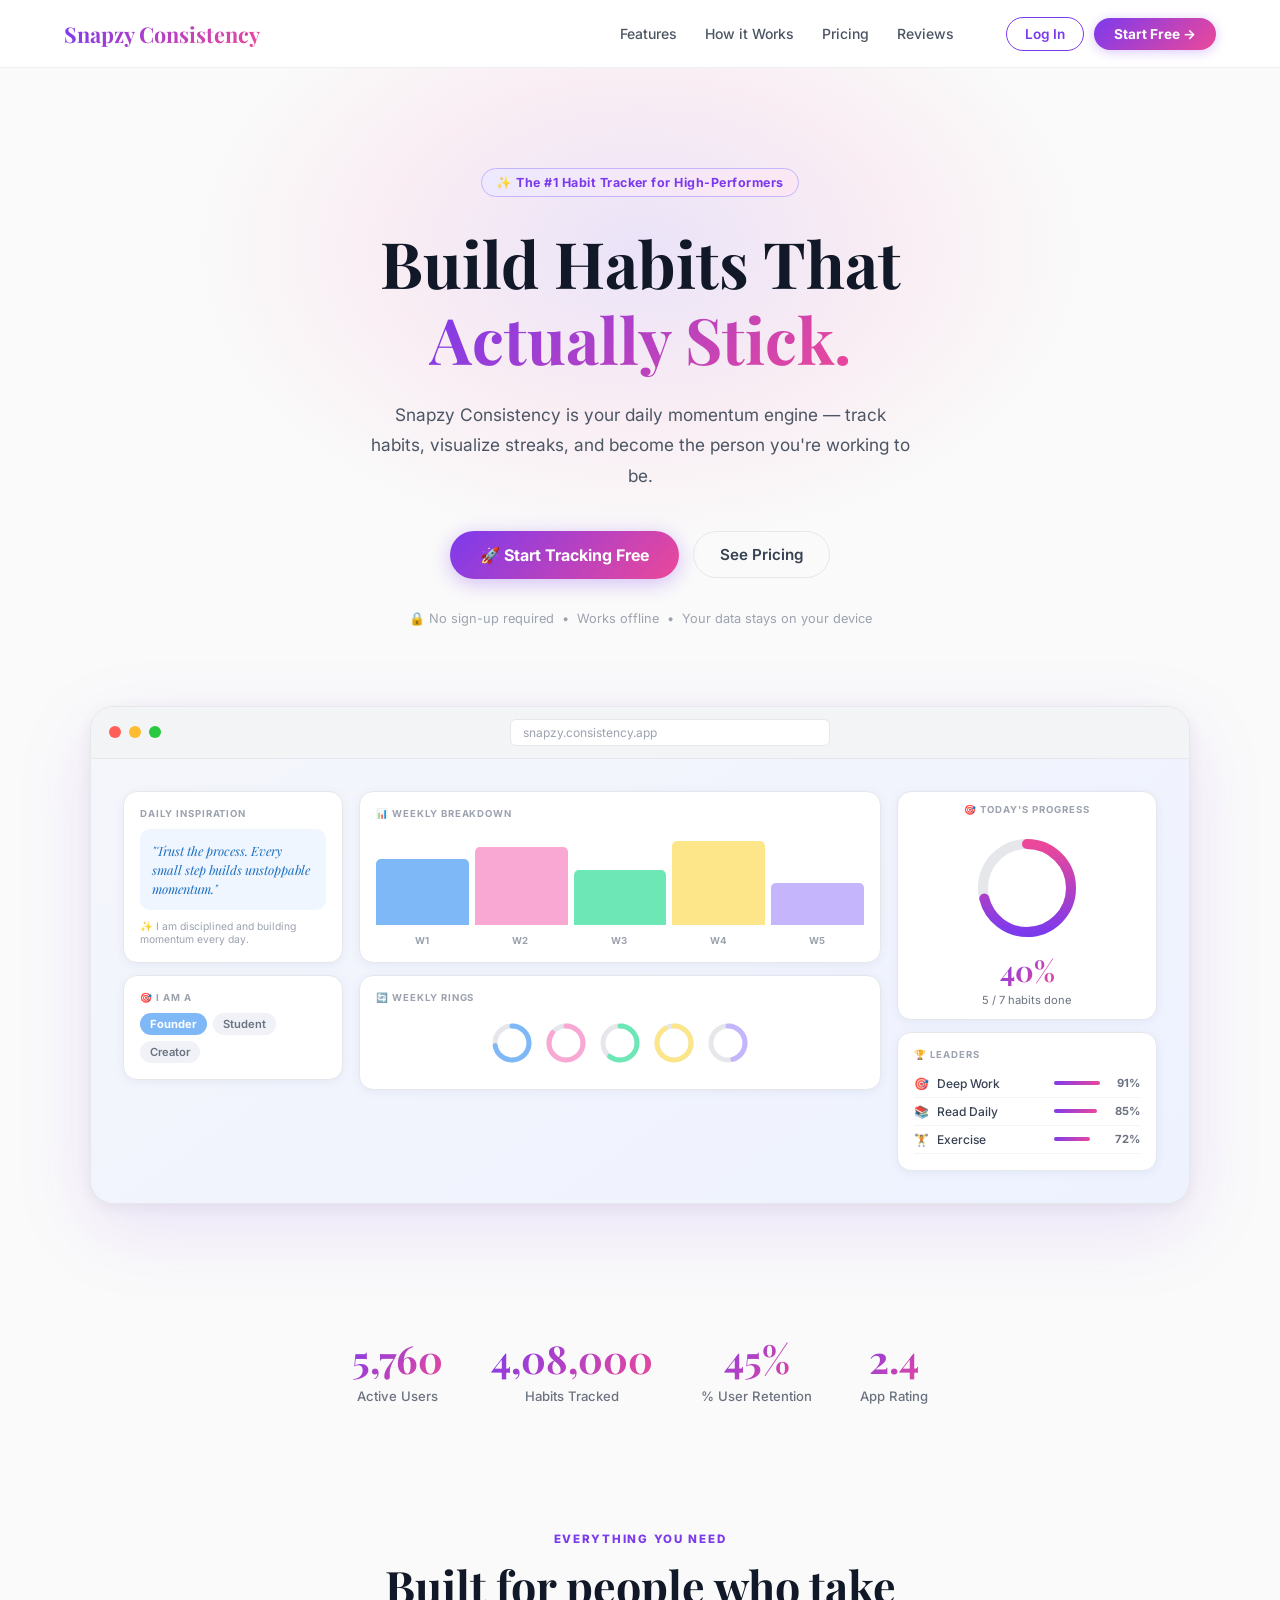
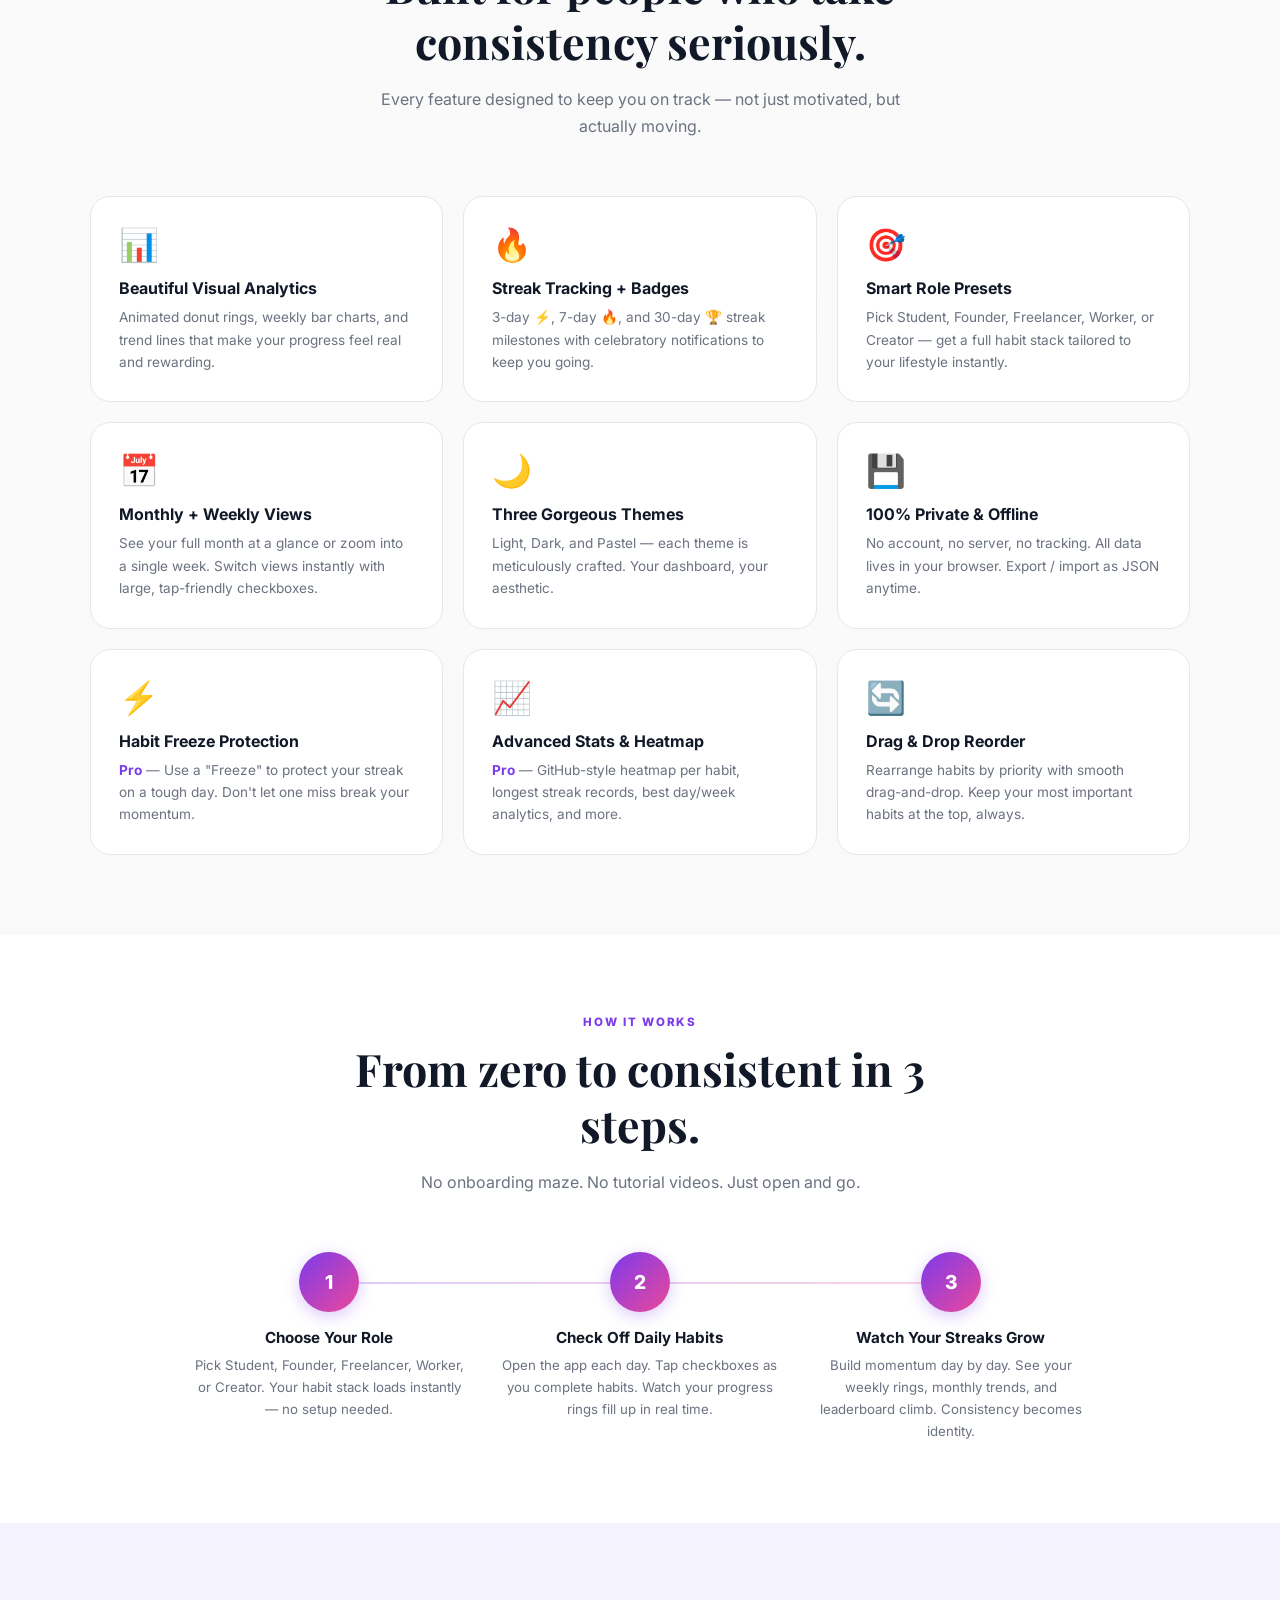
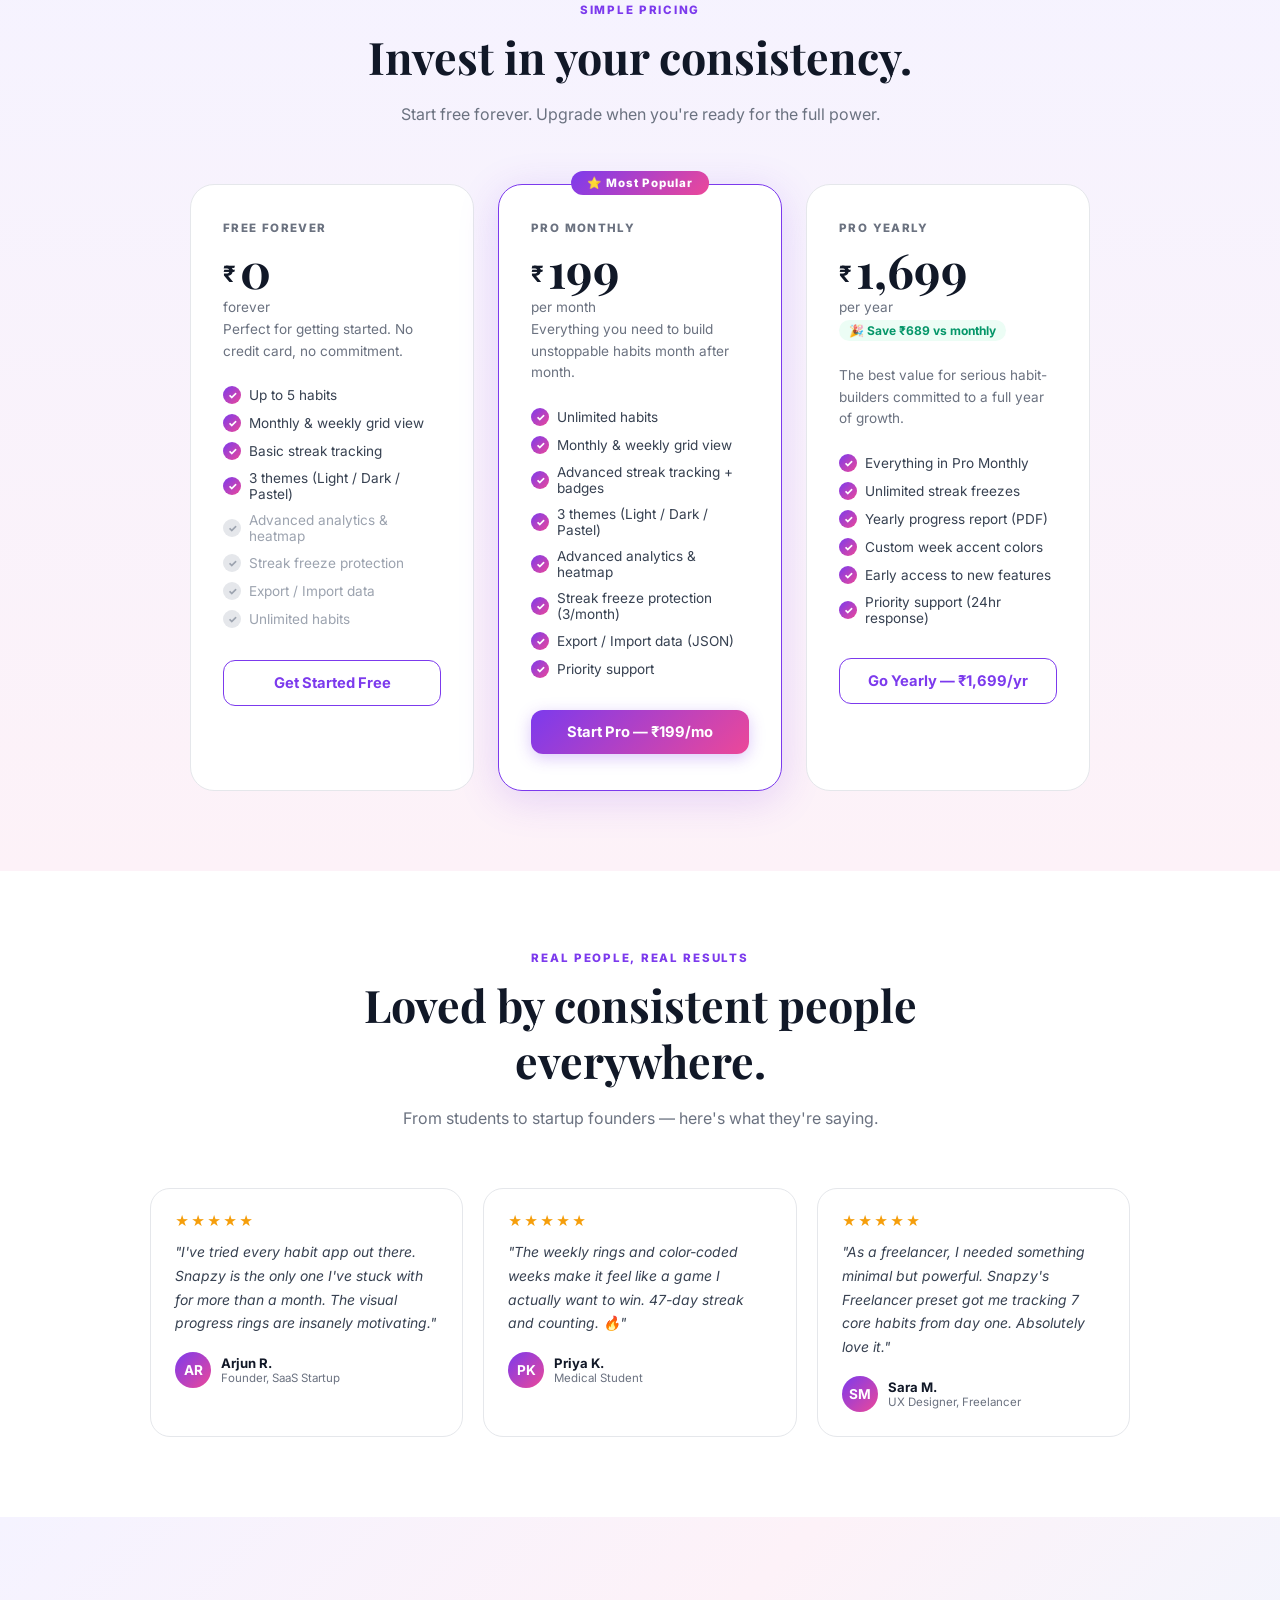
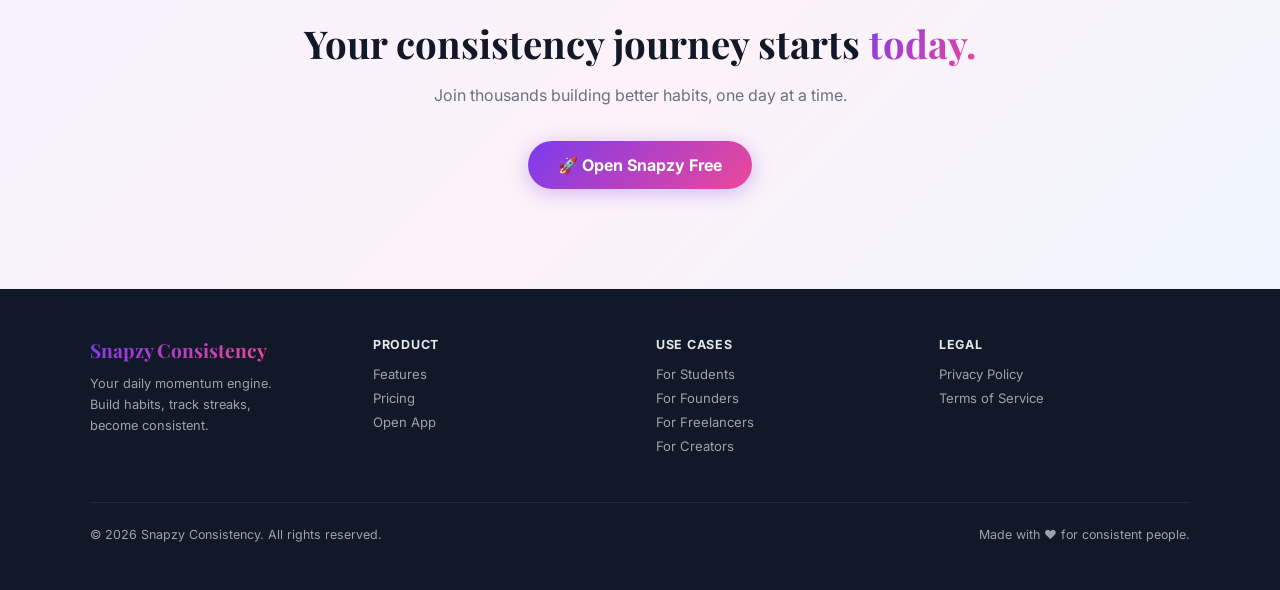
<file: index.html>
<!DOCTYPE html>
<html lang="en">
<head>
<meta charset="UTF-8"/>
<meta name="viewport" content="width=device-width,initial-scale=1.0"/>
<meta name="description" content="Snapzy Consistency — Premium habit tracker for students, founders, and creators. Build streaks, track goals, stay consistent every day."/>
<title>Snapzy Consistency — Build Habits That Stick</title>
<link rel="preconnect" href="https://fonts.googleapis.com"/>
<link rel="preconnect" href="https://fonts.gstatic.com" crossorigin/>
<link href="https://fonts.googleapis.com/css2?family=Playfair+Display:ital,wght@0,600;0,700;1,600&family=Inter:wght@300;400;500;600;700;800&display=swap" rel="stylesheet"/>
<link rel="stylesheet" href="landing.css"/>
</head>
<body>

<!-- NAVBAR -->
<nav class="nav">
  <a class="nav-logo" href="index.html">Snapzy Consistency</a>
  <div class="nav-links">
    <a class="nav-link" href="#features">Features</a>
    <a class="nav-link" href="#how">How it Works</a>
    <a class="nav-link" href="#pricing">Pricing</a>
    <a class="nav-link" href="#testimonials">Reviews</a>
  </div>
  <div class="nav-cta-group">
    <a href="app.html" class="nav-btn-ghost">Log In</a>
    <a href="app.html" class="nav-btn-solid">Start Free →</a>
  </div>
</nav>

<!-- HERO -->
<section class="hero">
  <div class="hero-glow"></div>
  <div class="hero-badge">✨ The #1 Habit Tracker for High-Performers</div>
  <h1>Build Habits That<br/><span>Actually Stick.</span></h1>
  <p class="hero-sub">Snapzy Consistency is your daily momentum engine — track habits, visualize streaks, and become the person you're working to be.</p>
  <div class="hero-actions">
    <a href="app.html" class="btn-hero-primary">🚀 Start Tracking Free</a>
    <a href="#pricing" class="btn-hero-ghost">See Pricing</a>
  </div>
  <p class="hero-trust">🔒 No sign-up required &nbsp;•&nbsp; Works offline &nbsp;•&nbsp; Your data stays on your device</p>
</section>

<!-- APP MOCKUP -->
<div class="preview-wrap">
  <div class="preview-inner">
    <div class="preview-bar">
      <div class="preview-dot" style="background:#FF5F57"></div>
      <div class="preview-dot" style="background:#FEBC2E"></div>
      <div class="preview-dot" style="background:#28C840"></div>
      <div class="preview-url">snapzy.consistency.app</div>
    </div>
    <div class="app-mockup">
      <!-- Left -->
      <div style="display:flex;flex-direction:column;gap:12px;">
        <div class="mock-card">
          <div class="mock-label">Daily Inspiration</div>
          <div class="mock-quote">"Trust the process. Every small step builds unstoppable momentum."</div>
          <div style="font-size:0.65rem;color:#9CA3AF;">✨ I am disciplined and building momentum every day.</div>
        </div>
        <div class="mock-card">
          <div class="mock-label">🎯 I Am A</div>
          <div style="display:flex;flex-wrap:wrap;gap:6px;margin-top:6px;">
            <span style="padding:4px 10px;border-radius:99px;background:#7EB8F7;color:#fff;font-size:0.7rem;font-weight:700;">Founder</span>
            <span style="padding:4px 10px;border-radius:99px;background:#F0F2F8;color:#6B7280;font-size:0.7rem;font-weight:600;">Student</span>
            <span style="padding:4px 10px;border-radius:99px;background:#F0F2F8;color:#6B7280;font-size:0.7rem;font-weight:600;">Creator</span>
          </div>
        </div>
      </div>
      <!-- Center -->
      <div style="display:flex;flex-direction:column;gap:12px;">
        <div class="mock-card">
          <div class="mock-label">📊 Weekly Breakdown</div>
          <div class="mock-bars" id="mockBars">
            <div class="mock-bar" style="background:#7EB8F7;height:0%" data-h="72%"></div>
            <div class="mock-bar" style="background:#F9A8D4;height:0%" data-h="85%"></div>
            <div class="mock-bar" style="background:#6EE7B7;height:0%" data-h="60%"></div>
            <div class="mock-bar" style="background:#FDE68A;height:0%" data-h="91%"></div>
            <div class="mock-bar" style="background:#C4B5FD;height:0%" data-h="45%"></div>
          </div>
          <div style="display:flex;gap:6px;justify-content:space-around;margin-top:6px;">
            <span style="font-size:0.6rem;color:#9CA3AF;font-weight:700;">W1</span>
            <span style="font-size:0.6rem;color:#9CA3AF;font-weight:700;">W2</span>
            <span style="font-size:0.6rem;color:#9CA3AF;font-weight:700;">W3</span>
            <span style="font-size:0.6rem;color:#9CA3AF;font-weight:700;">W4</span>
            <span style="font-size:0.6rem;color:#9CA3AF;font-weight:700;">W5</span>
          </div>
        </div>
        <div class="mock-card">
          <div class="mock-label">🔄 Weekly Rings</div>
          <div class="mock-rings">
            <div class="mock-ring-item">
              <svg width="44" height="44" viewBox="0 0 44 44" style="transform:rotate(-90deg)">
                <circle cx="22" cy="22" r="17" fill="none" stroke="#E5E7EB" stroke-width="5"/>
                <circle cx="22" cy="22" r="17" fill="none" stroke="#7EB8F7" stroke-width="5"
                  stroke-dasharray="106.8" stroke-dashoffset="106.8" stroke-linecap="round"
                  class="mock-ring-anim" data-offset="29.9" style="transition:stroke-dashoffset 1.4s cubic-bezier(0.34,1.1,0.64,1) 0s"/>
              </svg>
            </div>
            <div class="mock-ring-item">
              <svg width="44" height="44" viewBox="0 0 44 44" style="transform:rotate(-90deg)">
                <circle cx="22" cy="22" r="17" fill="none" stroke="#E5E7EB" stroke-width="5"/>
                <circle cx="22" cy="22" r="17" fill="none" stroke="#F9A8D4" stroke-width="5"
                  stroke-dasharray="106.8" stroke-dashoffset="106.8" stroke-linecap="round"
                  class="mock-ring-anim" data-offset="16.0" style="transition:stroke-dashoffset 1.4s cubic-bezier(0.34,1.1,0.64,1) 0.15s"/>
              </svg>
            </div>
            <div class="mock-ring-item">
              <svg width="44" height="44" viewBox="0 0 44 44" style="transform:rotate(-90deg)">
                <circle cx="22" cy="22" r="17" fill="none" stroke="#E5E7EB" stroke-width="5"/>
                <circle cx="22" cy="22" r="17" fill="none" stroke="#6EE7B7" stroke-width="5"
                  stroke-dasharray="106.8" stroke-dashoffset="106.8" stroke-linecap="round"
                  class="mock-ring-anim" data-offset="42.7" style="transition:stroke-dashoffset 1.4s cubic-bezier(0.34,1.1,0.64,1) 0.3s"/>
              </svg>
            </div>
            <div class="mock-ring-item">
              <svg width="44" height="44" viewBox="0 0 44 44" style="transform:rotate(-90deg)">
                <circle cx="22" cy="22" r="17" fill="none" stroke="#E5E7EB" stroke-width="5"/>
                <circle cx="22" cy="22" r="17" fill="none" stroke="#FDE68A" stroke-width="5"
                  stroke-dasharray="106.8" stroke-dashoffset="106.8" stroke-linecap="round"
                  class="mock-ring-anim" data-offset="9.6" style="transition:stroke-dashoffset 1.4s cubic-bezier(0.34,1.1,0.64,1) 0.45s"/>
              </svg>
            </div>
            <div class="mock-ring-item">
              <svg width="44" height="44" viewBox="0 0 44 44" style="transform:rotate(-90deg)">
                <circle cx="22" cy="22" r="17" fill="none" stroke="#E5E7EB" stroke-width="5"/>
                <circle cx="22" cy="22" r="17" fill="none" stroke="#C4B5FD" stroke-width="5"
                  stroke-dasharray="106.8" stroke-dashoffset="106.8" stroke-linecap="round"
                  class="mock-ring-anim" data-offset="58.7" style="transition:stroke-dashoffset 1.4s cubic-bezier(0.34,1.1,0.64,1) 0.6s"/>
              </svg>
            </div>
          </div>
        </div>
      </div>
      <!-- Right -->
      <div style="display:flex;flex-direction:column;gap:12px;">
        <div class="mock-card mock-big-ring">
          <div class="mock-label" style="text-align:center;">🎯 Today's Progress</div>
          <svg width="110" height="110" viewBox="0 0 110 110" style="transform:rotate(-90deg);display:block;margin:8px auto;">
            <circle cx="55" cy="55" r="44" fill="none" stroke="#E5E7EB" stroke-width="10"/>
            <circle cx="55" cy="55" r="44" fill="none" stroke="url(#pg)" stroke-width="10"
              stroke-dasharray="276.5" stroke-dashoffset="276.5"
              stroke-linecap="round" id="bigRingMock"/>
            <defs><linearGradient id="pg" x1="0" y1="0" x2="1" y2="0">
              <stop offset="0%" stop-color="#7C3AED"/><stop offset="100%" stop-color="#EC4899"/>
            </linearGradient></defs>
          </svg>
          <div class="mock-big-pct" id="bigPctMock">0%</div>
          <div style="font-size:0.7rem;color:#6B7280;margin-top:4px;">5 / 7 habits done</div>
        </div>
        <div class="mock-card">
          <div class="mock-label">🏆 Leaders</div>
          <div class="mock-lb-row">
            <span>🎯</span>
            <span style="flex:1;font-weight:500;color:#374151;">Deep Work</span>
            <div style="width:50px;"><div class="mock-lb-bar" style="width:91%;"></div></div>
            <span style="font-size:0.7rem;font-weight:700;color:#6B7280;width:28px;text-align:right;">91%</span>
          </div>
          <div class="mock-lb-row">
            <span>📚</span>
            <span style="flex:1;font-weight:500;color:#374151;">Read Daily</span>
            <div style="width:50px;"><div class="mock-lb-bar" style="width:85%;"></div></div>
            <span style="font-size:0.7rem;font-weight:700;color:#6B7280;width:28px;text-align:right;">85%</span>
          </div>
          <div class="mock-lb-row">
            <span>🏋️</span>
            <span style="flex:1;font-weight:500;color:#374151;">Exercise</span>
            <div style="width:50px;"><div class="mock-lb-bar" style="width:72%;"></div></div>
            <span style="font-size:0.7rem;font-weight:700;color:#6B7280;width:28px;text-align:right;">72%</span>
          </div>
        </div>
      </div>
    </div>
  </div>
</div>

<!-- STATS TICKER -->
<div class="stats-ticker">
  <div class="ticker-item"><div class="ticker-val" data-count="12000">0</div><div class="ticker-label">Active Users</div></div>
  <div class="ticker-item"><div class="ticker-val" data-count="850000">0</div><div class="ticker-label">Habits Tracked</div></div>
  <div class="ticker-item"><div class="ticker-val" data-count="94">0</div><div class="ticker-label">% User Retention</div></div>
  <div class="ticker-item"><div class="ticker-val" data-count="4.9">0</div><div class="ticker-label">App Rating</div></div>
</div>

<!-- FEATURES -->
<section class="section" id="features" style="background:linear-gradient(180deg,#FAFAFA,#F5F3FF10);">
  <p class="section-label">Everything You Need</p>
  <h2 class="section-title">Built for people who take consistency seriously.</h2>
  <p class="section-sub">Every feature designed to keep you on track — not just motivated, but actually moving.</p>
  <div class="features-grid">
    <div class="feature-card fade-up">
      <span class="feature-icon">📊</span>
      <h3 class="feature-title">Beautiful Visual Analytics</h3>
      <p class="feature-desc">Animated donut rings, weekly bar charts, and trend lines that make your progress feel real and rewarding.</p>
    </div>
    <div class="feature-card fade-up fade-up-2">
      <span class="feature-icon">🔥</span>
      <h3 class="feature-title">Streak Tracking + Badges</h3>
      <p class="feature-desc">3-day ⚡, 7-day 🔥, and 30-day 🏆 streak milestones with celebratory notifications to keep you going.</p>
    </div>
    <div class="feature-card fade-up fade-up-3">
      <span class="feature-icon">🎯</span>
      <h3 class="feature-title">Smart Role Presets</h3>
      <p class="feature-desc">Pick Student, Founder, Freelancer, Worker, or Creator — get a full habit stack tailored to your lifestyle instantly.</p>
    </div>
    <div class="feature-card fade-up">
      <span class="feature-icon">📅</span>
      <h3 class="feature-title">Monthly + Weekly Views</h3>
      <p class="feature-desc">See your full month at a glance or zoom into a single week. Switch views instantly with large, tap-friendly checkboxes.</p>
    </div>
    <div class="feature-card fade-up fade-up-2">
      <span class="feature-icon">🌙</span>
      <h3 class="feature-title">Three Gorgeous Themes</h3>
      <p class="feature-desc">Light, Dark, and Pastel — each theme is meticulously crafted. Your dashboard, your aesthetic.</p>
    </div>
    <div class="feature-card fade-up fade-up-3">
      <span class="feature-icon">💾</span>
      <h3 class="feature-title">100% Private & Offline</h3>
      <p class="feature-desc">No account, no server, no tracking. All data lives in your browser. Export / import as JSON anytime.</p>
    </div>
    <div class="feature-card fade-up">
      <span class="feature-icon">⚡</span>
      <h3 class="feature-title">Habit Freeze Protection</h3>
      <p class="feature-desc"><strong style="color:#7C3AED">Pro</strong> — Use a "Freeze" to protect your streak on a tough day. Don't let one miss break your momentum.</p>
    </div>
    <div class="feature-card fade-up fade-up-2">
      <span class="feature-icon">📈</span>
      <h3 class="feature-title">Advanced Stats & Heatmap</h3>
      <p class="feature-desc"><strong style="color:#7C3AED">Pro</strong> — GitHub-style heatmap per habit, longest streak records, best day/week analytics, and more.</p>
    </div>
    <div class="feature-card fade-up fade-up-3">
      <span class="feature-icon">🔄</span>
      <h3 class="feature-title">Drag & Drop Reorder</h3>
      <p class="feature-desc">Rearrange habits by priority with smooth drag-and-drop. Keep your most important habits at the top, always.</p>
    </div>
  </div>
</section>

<!-- HOW IT WORKS -->
<section class="section" id="how" style="background:#fff;">
  <p class="section-label">How It Works</p>
  <h2 class="section-title">From zero to consistent in 3 steps.</h2>
  <p class="section-sub">No onboarding maze. No tutorial videos. Just open and go.</p>
  <div class="steps">
    <div class="step fade-up">
      <div class="step-num">1</div>
      <h4 class="step-title">Choose Your Role</h4>
      <p class="step-desc">Pick Student, Founder, Freelancer, Worker, or Creator. Your habit stack loads instantly — no setup needed.</p>
    </div>
    <div class="step fade-up fade-up-2">
      <div class="step-num">2</div>
      <h4 class="step-title">Check Off Daily Habits</h4>
      <p class="step-desc">Open the app each day. Tap checkboxes as you complete habits. Watch your progress rings fill up in real time.</p>
    </div>
    <div class="step fade-up fade-up-3">
      <div class="step-num">3</div>
      <h4 class="step-title">Watch Your Streaks Grow</h4>
      <p class="step-desc">Build momentum day by day. See your weekly rings, monthly trends, and leaderboard climb. Consistency becomes identity.</p>
    </div>
  </div>
</section>

<!-- PRICING -->
<section class="section" id="pricing" style="background:linear-gradient(180deg,#F5F3FF,#FDF2F8);">
  <p class="section-label">Simple Pricing</p>
  <h2 class="section-title">Invest in your consistency.</h2>
  <p class="section-sub">Start free forever. Upgrade when you're ready for the full power.</p>
  <div class="pricing-grid">

    <!-- Free -->
    <div class="pricing-card">
      <div class="pricing-plan">Free Forever</div>
      <div class="pricing-price">
        <span class="pricing-currency">₹</span>
        <span class="pricing-amount">0</span>
      </div>
      <div class="pricing-period">forever</div>
      <p class="pricing-desc">Perfect for getting started. No credit card, no commitment.</p>
      <ul class="pricing-features">
        <li>Up to 5 habits</li>
        <li>Monthly &amp; weekly grid view</li>
        <li>Basic streak tracking</li>
        <li>3 themes (Light / Dark / Pastel)</li>
        <li class="gray">Advanced analytics &amp; heatmap</li>
        <li class="gray">Streak freeze protection</li>
        <li class="gray">Export / Import data</li>
        <li class="gray">Unlimited habits</li>
      </ul>
      <a href="app.html"><button class="pricing-btn pricing-btn-outline">Get Started Free</button></a>
    </div>

    <!-- Pro Monthly -->
    <div class="pricing-card featured">
      <div class="pricing-badge">⭐ Most Popular</div>
      <div class="pricing-plan">Pro Monthly</div>
      <div class="pricing-price">
        <span class="pricing-currency">₹</span>
        <span class="pricing-amount">199</span>
      </div>
      <div class="pricing-period">per month</div>
      <p class="pricing-desc">Everything you need to build unstoppable habits month after month.</p>
      <ul class="pricing-features">
        <li>Unlimited habits</li>
        <li>Monthly &amp; weekly grid view</li>
        <li>Advanced streak tracking + badges</li>
        <li>3 themes (Light / Dark / Pastel)</li>
        <li>Advanced analytics &amp; heatmap</li>
        <li>Streak freeze protection (3/month)</li>
        <li>Export / Import data (JSON)</li>
        <li>Priority support</li>
      </ul>
      <a href="app.html"><button class="pricing-btn pricing-btn-solid">Start Pro — ₹199/mo</button></a>
    </div>

    <!-- Pro Yearly -->
    <div class="pricing-card">
      <div class="pricing-plan">Pro Yearly</div>
      <div class="pricing-price">
        <span class="pricing-currency">₹</span>
        <span class="pricing-amount">1,699</span>
      </div>
      <div class="pricing-period">per year</div>
      <div class="pricing-saving">🎉 Save ₹689 vs monthly</div>
      <p class="pricing-desc">The best value for serious habit-builders committed to a full year of growth.</p>
      <ul class="pricing-features">
        <li>Everything in Pro Monthly</li>
        <li>Unlimited streak freezes</li>
        <li>Yearly progress report (PDF)</li>
        <li>Custom week accent colors</li>
        <li>Early access to new features</li>
        <li>Priority support (24hr response)</li>
      </ul>
      <a href="app.html"><button class="pricing-btn pricing-btn-outline">Go Yearly — ₹1,699/yr</button></a>
    </div>

  </div>
</section>

<!-- TESTIMONIALS -->
<section class="section" id="testimonials" style="background:#fff;">
  <p class="section-label">Real People, Real Results</p>
  <h2 class="section-title">Loved by consistent people everywhere.</h2>
  <p class="section-sub">From students to startup founders — here's what they're saying.</p>
  <div class="testi-grid">
    <div class="testi-card fade-up">
      <div class="testi-stars">★★★★★</div>
      <p class="testi-text">"I've tried every habit app out there. Snapzy is the only one I've stuck with for more than a month. The visual progress rings are insanely motivating."</p>
      <div class="testi-author">
        <div class="testi-avatar">AR</div>
        <div><div class="testi-name">Arjun R.</div><div class="testi-role">Founder, SaaS Startup</div></div>
      </div>
    </div>
    <div class="testi-card fade-up fade-up-2">
      <div class="testi-stars">★★★★★</div>
      <p class="testi-text">"The weekly rings and color-coded weeks make it feel like a game I actually want to win. 47-day streak and counting. 🔥"</p>
      <div class="testi-author">
        <div class="testi-avatar">PK</div>
        <div><div class="testi-name">Priya K.</div><div class="testi-role">Medical Student</div></div>
      </div>
    </div>
    <div class="testi-card fade-up fade-up-3">
      <div class="testi-stars">★★★★★</div>
      <p class="testi-text">"As a freelancer, I needed something minimal but powerful. Snapzy's Freelancer preset got me tracking 7 core habits from day one. Absolutely love it."</p>
      <div class="testi-author">
        <div class="testi-avatar">SM</div>
        <div><div class="testi-name">Sara M.</div><div class="testi-role">UX Designer, Freelancer</div></div>
      </div>
    </div>
  </div>
</section>

<!-- CTA -->
<section class="cta-section">
  <h2>Your consistency journey starts <span style="background:linear-gradient(135deg,#7C3AED,#EC4899);-webkit-background-clip:text;-webkit-text-fill-color:transparent;background-clip:text;">today.</span></h2>
  <p>Join thousands building better habits, one day at a time.</p>
  <a href="app.html" class="btn-hero-primary">🚀 Open Snapzy Free</a>
</section>

<!-- FOOTER -->
<footer>
  <div class="footer-inner">
    <div class="footer-brand">
      <div class="logo">Snapzy Consistency</div>
      <p>Your daily momentum engine. Build habits, track streaks, become consistent.</p>
    </div>
    <div class="footer-col">
      <h4>Product</h4>
      <a href="#features">Features</a>
      <a href="#pricing">Pricing</a>
      <a href="app.html">Open App</a>
    </div>
    <div class="footer-col">
      <h4>Use Cases</h4>
      <a href="app.html">For Students</a>
      <a href="app.html">For Founders</a>
      <a href="app.html">For Freelancers</a>
      <a href="app.html">For Creators</a>
    </div>
    <div class="footer-col">
      <h4>Legal</h4>
      <a href="#">Privacy Policy</a>
      <a href="#">Terms of Service</a>
    </div>
  </div>
  <div class="footer-bottom">
    <span>© 2026 Snapzy Consistency. All rights reserved.</span>
    <span>Made with ❤️ for consistent people.</span>
  </div>
</footer>

<script>
// Scroll reveal
const observer = new IntersectionObserver(entries => {
  entries.forEach(e => { if(e.isIntersecting) e.target.classList.add('visible'); });
}, { threshold: 0.12 });
document.querySelectorAll('.fade-up').forEach(el => observer.observe(el));

// Animate mock bars on load
window.addEventListener('load', () => {
  setTimeout(() => {
    document.querySelectorAll('#mockBars .mock-bar').forEach((bar, i) => {
      setTimeout(() => { bar.style.height = bar.dataset.h; }, i * 120);
    });
    // Animate big ring
    const ring = document.getElementById('bigRingMock');
    const pctEl = document.getElementById('bigPctMock');
    if(ring) {
      setTimeout(() => {
        ring.style.transition = 'stroke-dashoffset 1.6s cubic-bezier(0.34,1.1,0.64,1)';
        ring.style.strokeDashoffset = 276.5 - (276.5 * 0.71);
        let count = 0;
        const interval = setInterval(() => {
          count++;
          if(pctEl) pctEl.textContent = count + '%';
          if(count >= 71) clearInterval(interval);
        }, 22);
      }, 400);
    }
    // Animate mock rings using data-offset
    document.querySelectorAll('.mock-ring-anim').forEach(el => {
      const target = el.dataset.offset || el.getAttribute('stroke-dashoffset');
      el.style.strokeDashoffset = '106.8';
      setTimeout(() => { el.style.strokeDashoffset = target; }, 350);
    });
  }, 400);
});

// Counter animation
function animateCounter(el, target, isDecimal) {
  let start = 0, duration = 1800;
  const step = target / (duration / 16);
  const timer = setInterval(() => {
    start += step;
    if(start >= target) { start = target; clearInterval(timer); }
    el.textContent = isDecimal ? start.toFixed(1) : Math.floor(start).toLocaleString('en-IN') + (el.dataset.count == 94 ? '%' : '');
  }, 16);
}
const counterObs = new IntersectionObserver(entries => {
  entries.forEach(e => {
    if(e.isIntersecting) {
      const val = parseFloat(e.target.dataset.count);
      animateCounter(e.target, val, val < 10);
      counterObs.unobserve(e.target);
    }
  });
}, { threshold: 0.5 });
document.querySelectorAll('[data-count]').forEach(el => counterObs.observe(el));
</script>
</body>
</html>
</file>
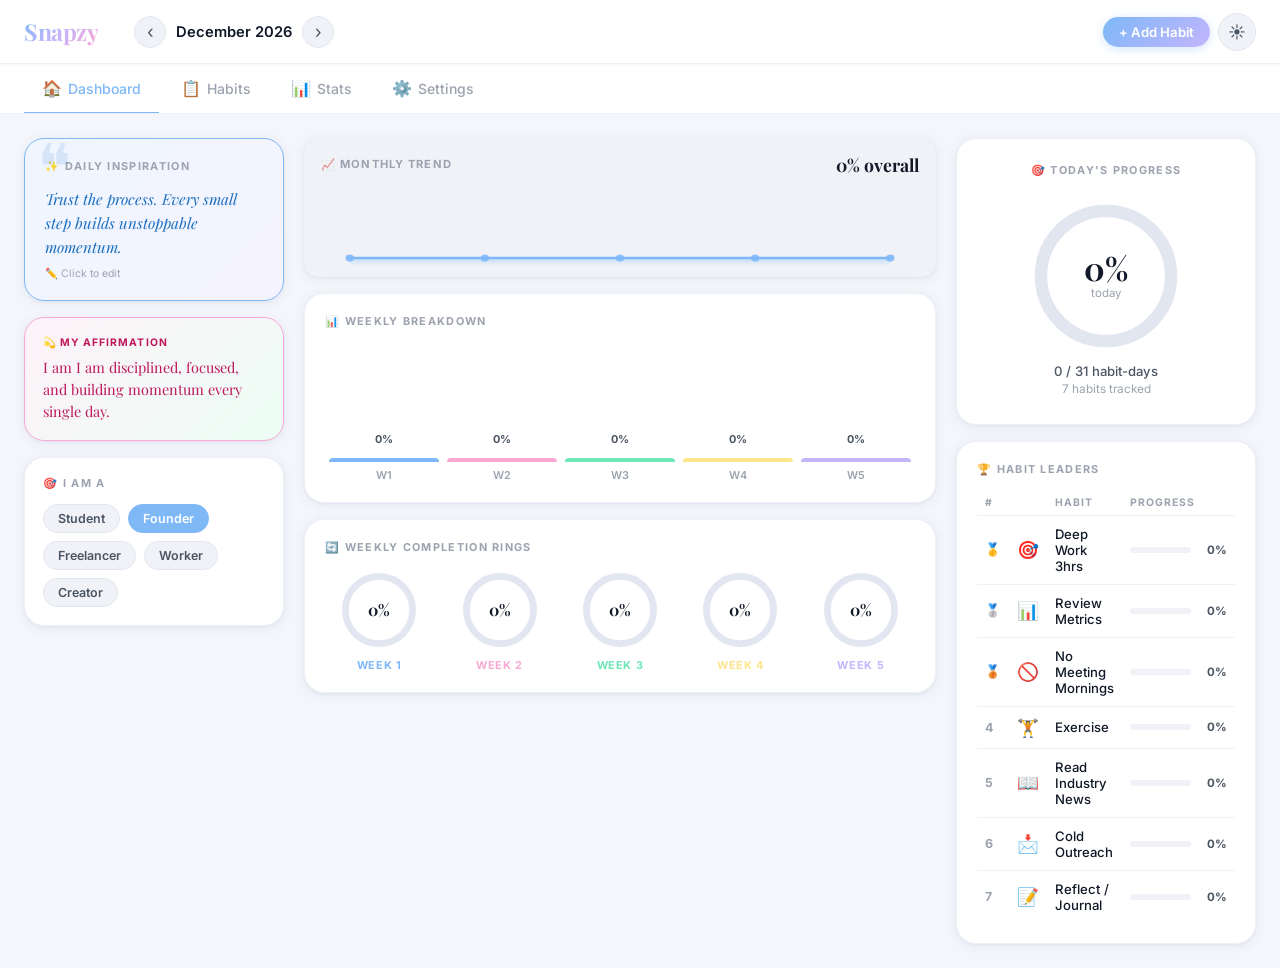
<file: app.html>
<!DOCTYPE html>
<html lang="en" data-theme="light">
<head>
  <meta charset="UTF-8"/>
  <meta name="viewport" content="width=device-width, initial-scale=1.0"/>
  <meta name="description" content="Snapzy Consistency — Track your daily habits, build streaks, and stay consistent every day."/>
  <title>Snapzy Consistency — Habit Tracker</title>
  <link rel="preconnect" href="https://fonts.googleapis.com"/>
  <link rel="preconnect" href="https://fonts.gstatic.com" crossorigin/>
  <link href="https://fonts.googleapis.com/css2?family=Playfair+Display:ital,wght@0,600;0,700;1,600&family=Inter:wght@400;500;600;700&display=swap" rel="stylesheet"/>
  <link rel="stylesheet" href="main.css"/>
  <link rel="stylesheet" href="components.css"/>
</head>
<body>
<div class="app-shell">

  <!-- Header -->
  <header class="app-header">
    <a href="index.html" style="text-decoration:none;">
      <div class="logo">Snapzy</div>
    </a>
    <div class="header-month-nav">
      <button id="prevMonthBtn" class="month-nav-btn" title="Previous month">&#8249;</button>
      <span id="monthYearLabel">April 2026</span>
      <button id="nextMonthBtn" class="month-nav-btn" title="Next month">&#8250;</button>
    </div>
    <div class="header-spacer"></div>
    <div class="header-actions">
      <button id="addHabitBtn" class="btn-primary" style="font-size:0.82rem;padding:7px 16px;">+ Add Habit</button>
      <button id="themeToggleBtn" class="icon-btn" title="Toggle theme">☀️</button>
    </div>
  </header>

  <!-- Tab Nav -->
  <nav class="tab-nav" role="tablist">
    <button class="tab-btn active" data-tab="dashboard" role="tab"><span class="tab-icon">🏠</span>Dashboard</button>
    <button class="tab-btn" data-tab="habits" role="tab"><span class="tab-icon">📋</span>Habits</button>
    <button class="tab-btn" data-tab="stats" role="tab"><span class="tab-icon">📊</span>Stats</button>
    <button class="tab-btn" data-tab="settings" role="tab"><span class="tab-icon">⚙️</span>Settings</button>
  </nav>

  <main class="app-main">

    <!-- DASHBOARD -->
    <div id="view-dashboard" class="view active" role="tabpanel">
      <div class="dashboard-grid">
        <aside class="left-panel">
          <div class="card quote-card" id="quoteCard"></div>
          <div class="card affirmation-card" id="affirmationCard"></div>
          <div class="card role-selector-card" id="roleSelectorCard"></div>
        </aside>
        <section class="center-panel">
          <div class="card area-chart-wrap" id="areaChartWrap"></div>
          <div class="card" id="weeklyBarsWrap"></div>
          <div class="card" id="weeklyRingsWrap"></div>
        </section>
        <aside class="right-panel">
          <div class="card overall-ring-card" id="overallRingCard"></div>
          <div class="card" id="leaderboardCard"></div>
        </aside>
      </div>
    </div>

    <!-- HABITS -->
    <div id="view-habits" class="view" role="tabpanel">
      <div class="habits-view-header">
        <h2>Daily Habits</h2>
        <div class="habits-header-actions">
          <div class="view-toggle">
            <button class="view-toggle-btn active" data-view="monthly">Monthly</button>
            <button class="view-toggle-btn" data-view="weekly">Weekly</button>
          </div>
        </div>
      </div>
      <div id="habitGridWrapper"></div>
    </div>

    <!-- STATS -->
    <div id="view-stats" class="view" role="tabpanel">
      <div id="statsView"></div>
    </div>

    <!-- SETTINGS -->
    <div id="view-settings" class="view" role="tabpanel">
      <div id="settingsView"></div>
    </div>

  </main>

  <!-- Mobile Bottom Nav -->
  <nav class="mobile-nav" role="navigation">
    <div class="mobile-nav-items">
      <button class="mobile-nav-btn active" data-tab="dashboard"><span class="nav-icon">🏠</span>Home</button>
      <button class="mobile-nav-btn" data-tab="habits"><span class="nav-icon">📋</span>Habits</button>
      <button class="mobile-nav-btn" data-tab="stats"><span class="nav-icon">📊</span>Stats</button>
      <button class="mobile-nav-btn" data-tab="settings"><span class="nav-icon">⚙️</span>Settings</button>
    </div>
  </nav>

</div>

<!-- Habit Modal -->
<dialog id="habitModal" aria-modal="true" aria-labelledby="modalTitle">
  <div class="modal-inner">
    <h3 class="modal-title" id="modalTitle">New Habit</h3>
    <div class="modal-field">
      <label for="habitNameInput">Habit Name</label>
      <input id="habitNameInput" type="text" placeholder="e.g. Read 30 minutes" maxlength="60" autocomplete="off"/>
    </div>
    <div class="modal-field">
      <label>Choose an Icon</label>
      <div class="icon-grid" id="iconGrid"></div>
    </div>
    <div class="modal-field">
      <label for="habitCatSelect">Category</label>
      <select id="habitCatSelect">
        <option value="Health">🌿 Health</option>
        <option value="Learning">📚 Learning</option>
        <option value="Work">💻 Work</option>
        <option value="Mindfulness">🧘 Mindfulness</option>
        <option value="Finance">💰 Finance</option>
        <option value="Social">🤝 Social</option>
      </select>
    </div>
    <div class="modal-field">
      <label for="habitFreqSelect">Frequency</label>
      <select id="habitFreqSelect">
        <option value="daily">Every day</option>
        <option value="weekdays">Weekdays only (Mon–Fri)</option>
      </select>
    </div>
    <div class="modal-actions">
      <button class="modal-cancel" id="modalCancelBtn">Cancel</button>
      <button class="modal-save" id="modalSaveBtn">Save Habit</button>
    </div>
  </div>
</dialog>

<div id="toastContainer" aria-live="polite"></div>

<!-- Scripts -->
<script src="data.js"></script>
<script src="rolePresets.js"></script>
<script src="dashboard.js"></script>
<script src="habits.js"></script>
<script src="stats.js"></script>
<script src="settings.js"></script>
<script src="app.js"></script>
</body>
</html>
</file>
<file: landing.css>
/* ── Landing Page Styles ── */
@import url('https://fonts.googleapis.com/css2?family=Playfair+Display:ital,wght@0,600;0,700;1,600&family=Inter:wght@300;400;500;600;700;800&display=swap');

*,*::before,*::after{box-sizing:border-box;margin:0;padding:0;}
html{scroll-behavior:smooth;}
body{font-family:'Inter',-apple-system,sans-serif;background:#FAFAFA;color:#111827;-webkit-font-smoothing:antialiased;}
a{text-decoration:none;color:inherit;}
button{cursor:pointer;border:none;background:none;font-family:'Inter',sans-serif;}

:root{
  --brand: #7C3AED;
  --brand-light: #A78BFA;
  --brand-pink: #EC4899;
  --brand-teal: #06B6D4;
  --brand-yellow: #F59E0B;
  --g1: linear-gradient(135deg,#7C3AED,#EC4899);
  --g2: linear-gradient(135deg,#06B6D4,#7C3AED);
  --surface:#FFFFFF;
  --border:#E5E7EB;
  --text-muted:#6B7280;
  --radius:16px;
  --shadow: 0 4px 24px rgba(124,58,237,0.10);
  --shadow-lg: 0 12px 48px rgba(124,58,237,0.18);
}

/* ── NAVBAR ── */
.nav{position:sticky;top:0;z-index:100;background:rgba(255,255,255,0.88);backdrop-filter:blur(14px);border-bottom:1px solid rgba(229,231,235,0.6);padding:0 5%;display:flex;align-items:center;height:68px;gap:32px;}
.nav-logo{font-family:'Playfair Display',serif;font-size:1.35rem;font-weight:700;background:var(--g1);-webkit-background-clip:text;-webkit-text-fill-color:transparent;background-clip:text;white-space:nowrap;}
.nav-links{display:flex;gap:28px;margin-left:auto;}
.nav-link{font-size:0.875rem;font-weight:500;color:#4B5563;transition:color .15s;}
.nav-link:hover{color:var(--brand);}
.nav-cta-group{display:flex;align-items:center;gap:10px;margin-left:20px;}
.nav-btn-ghost{padding:8px 18px;border-radius:99px;font-size:0.85rem;font-weight:600;color:var(--brand);border:1.5px solid var(--brand);transition:all .15s;}
.nav-btn-ghost:hover{background:var(--brand);color:#fff;}
.nav-btn-solid{padding:8px 20px;border-radius:99px;font-size:0.85rem;font-weight:700;background:var(--g1);color:#fff;box-shadow:0 2px 12px rgba(124,58,237,0.28);transition:all .15s;}
.nav-btn-solid:hover{transform:translateY(-1px);box-shadow:0 4px 20px rgba(124,58,237,0.38);}

/* ── HERO ── */
.hero{padding:100px 5% 80px;text-align:center;position:relative;overflow:hidden;}
.hero-glow{position:absolute;top:-120px;left:50%;transform:translateX(-50%);width:900px;height:600px;background:radial-gradient(ellipse,rgba(124,58,237,0.12) 0%,rgba(236,72,153,0.07) 40%,transparent 70%);pointer-events:none;z-index:0;}
.hero-badge{display:inline-flex;align-items:center;gap:7px;padding:6px 14px;border-radius:99px;background:linear-gradient(135deg,#EDE9FE,#FCE7F3);border:1px solid #C4B5FD;font-size:0.78rem;font-weight:700;color:var(--brand);letter-spacing:0.04em;margin-bottom:28px;position:relative;z-index:1;}
.hero h1{font-family:'Playfair Display',serif;font-size:clamp(2.4rem,5.5vw,4rem);font-weight:700;line-height:1.18;max-width:760px;margin:0 auto 24px;position:relative;z-index:1;}
.hero h1 span{background:var(--g1);-webkit-background-clip:text;-webkit-text-fill-color:transparent;background-clip:text;}
.hero-sub{font-size:1.08rem;color:#4B5563;max-width:540px;margin:0 auto 40px;line-height:1.75;position:relative;z-index:1;}
.hero-actions{display:flex;align-items:center;justify-content:center;gap:14px;flex-wrap:wrap;position:relative;z-index:1;}
.btn-hero-primary{display:inline-flex;align-items:center;gap:8px;padding:14px 30px;border-radius:99px;font-size:1rem;font-weight:700;background:var(--g1);color:#fff;box-shadow:0 4px 20px rgba(124,58,237,0.32);transition:all .2s;}
.btn-hero-primary:hover{transform:translateY(-2px);box-shadow:0 8px 30px rgba(124,58,237,0.42);}
.btn-hero-ghost{display:inline-flex;align-items:center;gap:8px;padding:13px 26px;border-radius:99px;font-size:0.95rem;font-weight:600;border:1.5px solid #E5E7EB;color:#374151;transition:all .2s;}
.btn-hero-ghost:hover{border-color:var(--brand);color:var(--brand);}
.hero-trust{margin-top:32px;font-size:0.8rem;color:#9CA3AF;display:flex;align-items:center;justify-content:center;gap:8px;position:relative;z-index:1;}

/* ── APP PREVIEW ── */
.preview-wrap{padding:0 5% 80px;position:relative;}
.preview-inner{max-width:1100px;margin:0 auto;background:#fff;border-radius:24px;border:1.5px solid #E5E7EB;box-shadow:0 24px 80px rgba(124,58,237,0.12),0 4px 16px rgba(0,0,0,0.06);overflow:hidden;}
.preview-bar{background:#F3F4F6;padding:12px 18px;display:flex;align-items:center;gap:8px;border-bottom:1px solid #E5E7EB;}
.preview-dot{width:12px;height:12px;border-radius:50%;}
.preview-url{flex:1;background:#fff;border-radius:6px;border:1px solid #E5E7EB;padding:5px 12px;font-size:0.75rem;color:#9CA3AF;max-width:320px;margin:0 auto;}
.preview-img{width:100%;display:block;}

/* ── APP MOCKUP (inline SVG-based) ── */
.app-mockup{background:linear-gradient(145deg,#F4F6FB,#EEF2FF);padding:32px;display:grid;grid-template-columns:220px 1fr 260px;gap:16px;min-height:420px;}
.mock-card{background:#fff;border-radius:14px;border:1px solid #E5E7EB;padding:16px;box-shadow:0 2px 10px rgba(60,80,140,0.07);}
.mock-label{font-size:0.6rem;font-weight:700;letter-spacing:0.1em;text-transform:uppercase;color:#9CA3AF;margin-bottom:10px;}
.mock-quote{font-family:'Playfair Display',serif;font-size:0.8rem;color:#1D6FBF;font-style:italic;line-height:1.5;background:#EFF6FF;border-radius:10px;padding:12px;margin-bottom:10px;}
.mock-bars{display:flex;align-items:flex-end;gap:6px;height:100px;padding:4px 0;}
.mock-bar{flex:1;border-radius:5px 5px 0 0;transition:height 1.2s cubic-bezier(0.34,1.4,0.64,1);}
.mock-rings{display:flex;gap:10px;justify-content:center;flex-wrap:wrap;padding:8px 0;}
.mock-ring-item{display:flex;flex-direction:column;align-items:center;gap:4px;}
.mock-ring-label{font-size:0.6rem;font-weight:700;color:#6B7280;}
.mock-big-ring{display:flex;flex-direction:column;align-items:center;justify-content:center;padding:12px 0;}
.mock-big-pct{font-family:'Playfair Display',serif;font-size:1.8rem;font-weight:700;background:var(--g1);-webkit-background-clip:text;-webkit-text-fill-color:transparent;background-clip:text;}
.mock-lb-row{display:flex;align-items:center;gap:8px;padding:6px 0;border-bottom:1px solid #F3F4F6;font-size:0.75rem;}
.mock-lb-bar{height:4px;border-radius:99px;background:var(--g1);}

/* ── STATS TICKER ── */
.stats-ticker{display:flex;justify-content:center;gap:48px;padding:48px 5%;flex-wrap:wrap;}
.ticker-item{text-align:center;}
.ticker-val{font-family:'Playfair Display',serif;font-size:2.4rem;font-weight:700;background:var(--g1);-webkit-background-clip:text;-webkit-text-fill-color:transparent;background-clip:text;}
.ticker-label{font-size:0.82rem;color:#6B7280;margin-top:4px;font-weight:500;}

/* ── SECTION ── */
.section{padding:80px 5%;}
.section-label{font-size:0.72rem;font-weight:800;letter-spacing:0.15em;text-transform:uppercase;color:var(--brand);margin-bottom:12px;text-align:center;}
.section-title{font-family:'Playfair Display',serif;font-size:clamp(1.8rem,3.5vw,2.8rem);font-weight:700;text-align:center;max-width:600px;margin:0 auto 16px;line-height:1.25;}
.section-sub{text-align:center;color:#6B7280;font-size:1rem;max-width:520px;margin:0 auto 56px;line-height:1.7;}

/* ── FEATURES ── */
.features-grid{display:grid;grid-template-columns:repeat(auto-fit,minmax(280px,1fr));gap:20px;max-width:1100px;margin:0 auto;}
.feature-card{background:#fff;border-radius:20px;border:1.5px solid #E5E7EB;padding:28px;transition:all .25s;position:relative;overflow:hidden;}
.feature-card::before{content:'';position:absolute;top:0;left:0;right:0;height:3px;background:var(--g1);opacity:0;transition:opacity .25s;}
.feature-card:hover{transform:translateY(-4px);box-shadow:var(--shadow-lg);}
.feature-card:hover::before{opacity:1;}
.feature-icon{font-size:2rem;margin-bottom:14px;display:block;}
.feature-title{font-size:1rem;font-weight:700;margin-bottom:8px;color:#111827;}
.feature-desc{font-size:0.85rem;color:#6B7280;line-height:1.65;}

/* ── HOW IT WORKS ── */
.steps{display:grid;grid-template-columns:repeat(3,1fr);gap:32px;max-width:900px;margin:0 auto;position:relative;}
.steps::before{content:'';position:absolute;top:30px;left:16%;right:16%;height:2px;background:linear-gradient(90deg,#7C3AED,#EC4899);opacity:0.25;}
.step{text-align:center;}
.step-num{width:60px;height:60px;border-radius:50%;background:var(--g1);color:#fff;font-size:1.2rem;font-weight:800;display:flex;align-items:center;justify-content:center;margin:0 auto 16px;box-shadow:0 4px 16px rgba(124,58,237,0.28);}
.step-title{font-weight:700;font-size:0.95rem;margin-bottom:8px;}
.step-desc{font-size:0.83rem;color:#6B7280;line-height:1.65;}

/* ── PRICING ── */
.pricing-grid{display:grid;grid-template-columns:repeat(auto-fit,minmax(280px,1fr));gap:24px;max-width:900px;margin:0 auto;}
.pricing-card{background:#fff;border-radius:24px;border:1.5px solid #E5E7EB;padding:36px 32px;position:relative;transition:all .25s;}
.pricing-card.featured{border-color:var(--brand);box-shadow:0 8px 40px rgba(124,58,237,0.18);}
.pricing-badge{position:absolute;top:-14px;left:50%;transform:translateX(-50%);background:var(--g1);color:#fff;font-size:0.72rem;font-weight:800;letter-spacing:0.08em;padding:5px 16px;border-radius:99px;white-space:nowrap;}
.pricing-plan{font-size:0.72rem;font-weight:800;letter-spacing:0.12em;text-transform:uppercase;color:#6B7280;margin-bottom:10px;}
.pricing-price{display:flex;align-items:flex-end;gap:4px;margin-bottom:6px;}
.pricing-currency{font-size:1.4rem;font-weight:700;color:#111827;margin-bottom:6px;}
.pricing-amount{font-family:'Playfair Display',serif;font-size:3rem;font-weight:700;color:#111827;line-height:1;}
.pricing-period{font-size:0.85rem;color:#6B7280;margin-bottom:4px;}
.pricing-saving{font-size:0.75rem;font-weight:700;color:#059669;background:#ECFDF5;padding:3px 10px;border-radius:99px;display:inline-block;margin-bottom:24px;}
.pricing-desc{font-size:0.85rem;color:#6B7280;margin-bottom:24px;line-height:1.6;}
.pricing-features{list-style:none;display:flex;flex-direction:column;gap:10px;margin-bottom:32px;}
.pricing-features li{font-size:0.85rem;color:#374151;display:flex;align-items:center;gap:8px;}
.pricing-features li::before{content:'✓';width:18px;height:18px;border-radius:50%;background:linear-gradient(135deg,#7C3AED,#EC4899);color:#fff;font-size:0.65rem;font-weight:800;display:flex;align-items:center;justify-content:center;flex-shrink:0;}
.pricing-features li.gray{color:#9CA3AF;}
.pricing-features li.gray::before{background:#E5E7EB;color:#9CA3AF;}
.pricing-btn{width:100%;padding:13px;border-radius:12px;font-size:0.92rem;font-weight:700;transition:all .2s;}
.pricing-btn-outline{border:1.5px solid var(--brand);color:var(--brand);}
.pricing-btn-outline:hover{background:var(--brand);color:#fff;}
.pricing-btn-solid{background:var(--g1);color:#fff;box-shadow:0 4px 16px rgba(124,58,237,0.28);}
.pricing-btn-solid:hover{transform:translateY(-2px);box-shadow:0 6px 24px rgba(124,58,237,0.38);}

/* ── TESTIMONIALS ── */
.testi-grid{display:grid;grid-template-columns:repeat(auto-fit,minmax(280px,1fr));gap:20px;max-width:980px;margin:0 auto;}
.testi-card{background:#fff;border-radius:20px;border:1.5px solid #E5E7EB;padding:24px;transition:all .25s;}
.testi-card:hover{box-shadow:var(--shadow);}
.testi-stars{color:#F59E0B;font-size:0.85rem;letter-spacing:2px;margin-bottom:12px;}
.testi-text{font-size:0.87rem;line-height:1.7;color:#374151;margin-bottom:16px;font-style:italic;}
.testi-author{display:flex;align-items:center;gap:10px;}
.testi-avatar{width:36px;height:36px;border-radius:50%;background:var(--g1);display:flex;align-items:center;justify-content:center;color:#fff;font-weight:700;font-size:0.85rem;}
.testi-name{font-size:0.82rem;font-weight:700;color:#111827;}
.testi-role{font-size:0.72rem;color:#6B7280;}

/* ── CTA ── */
.cta-section{padding:100px 5%;text-align:center;background:linear-gradient(135deg,#F5F3FF,#FDF2F8,#EFF6FF);}
.cta-section h2{font-family:'Playfair Display',serif;font-size:clamp(1.8rem,3vw,2.6rem);margin-bottom:16px;}
.cta-section p{color:#6B7280;margin-bottom:36px;font-size:1rem;}

/* ── FOOTER ── */
footer{background:#111827;padding:48px 5%;color:#9CA3AF;}
.footer-inner{max-width:1100px;margin:0 auto;display:grid;grid-template-columns:1fr 1fr 1fr 1fr;gap:32px;}
.footer-brand .logo{font-family:'Playfair Display',serif;font-size:1.2rem;font-weight:700;background:var(--g1);-webkit-background-clip:text;-webkit-text-fill-color:transparent;background-clip:text;display:inline-block;margin-bottom:10px;}
.footer-brand p{font-size:0.8rem;line-height:1.65;max-width:200px;}
.footer-col h4{font-size:0.78rem;font-weight:700;color:#E5E7EB;letter-spacing:0.06em;margin-bottom:14px;text-transform:uppercase;}
.footer-col a{display:block;font-size:0.82rem;color:#9CA3AF;margin-bottom:8px;transition:color .15s;}
.footer-col a:hover{color:#fff;}
.footer-bottom{border-top:1px solid #1F2937;padding-top:24px;margin-top:40px;max-width:1100px;margin-left:auto;margin-right:auto;display:flex;justify-content:space-between;align-items:center;font-size:0.78rem;flex-wrap:wrap;gap:12px;}

/* ── MOBILE ── */
@media(max-width:768px){
  .nav-links{display:none;}
  .steps{grid-template-columns:1fr;}
  .steps::before{display:none;}
  .footer-inner{grid-template-columns:1fr 1fr;}
  .app-mockup{grid-template-columns:1fr;}
  .preview-url{max-width:160px;}
}
@media(max-width:480px){
  .hero{padding:70px 5% 50px;}
  .section{padding:56px 5%;}
  .footer-inner{grid-template-columns:1fr;}
  .footer-bottom{flex-direction:column;text-align:center;}
  .nav-cta-group .nav-btn-ghost{display:none;}
}

/* ── ANIMATION HELPERS ── */
.fade-up{opacity:0;transform:translateY(28px);transition:opacity .65s ease,transform .65s cubic-bezier(0.34,1.1,0.64,1);}
.fade-up.visible{opacity:1;transform:translateY(0);}
.fade-up-2{transition-delay:.12s;}
.fade-up-3{transition-delay:.24s;}
.fade-up-4{transition-delay:.36s;}
</file>
<file: main.css>
:root {
  --week-1: #7EB8F7; --week-2: #F9A8D4; --week-3: #6EE7B7; --week-4: #FDE68A; --week-5: #C4B5FD;
  --week-1-bg: #EFF6FF; --week-2-bg: #FDF2F8; --week-3-bg: #ECFDF5; --week-4-bg: #FFFBEB; --week-5-bg: #F5F3FF;
  --week-1-text: #1D6FBF; --week-2-text: #BE185D; --week-3-text: #065F46; --week-4-text: #92400E; --week-5-text: #5B21B6;
  --bg: #F4F6FB; --surface: #FFFFFF; --surface-2: #F0F2F8; --surface-3: #E8EBF4;
  --text-primary: #111827; --text-secondary: #4B5563; --text-muted: #9CA3AF;
  --border: #E2E6F0; --border-light: #EFF1F8;
  --shadow-sm: 0 1px 4px rgba(60,80,140,0.06);
  --shadow: 0 2px 12px rgba(60,80,140,0.08), 0 1px 3px rgba(60,80,140,0.05);
  --shadow-lg: 0 8px 32px rgba(60,80,140,0.12);
  --font-heading: 'Playfair Display', Georgia, serif;
  --font-body: 'Inter', -apple-system, sans-serif;
  --radius-sm: 8px; --radius: 14px; --radius-lg: 20px; --radius-xl: 28px; --radius-full: 9999px;
  --transition: 0.18s ease; --transition-med: 0.3s ease;
}
[data-theme="dark"] {
  --bg: #0B1120; --surface: #151E30; --surface-2: #1C2840; --surface-3: #243050;
  --text-primary: #EEF2FF; --text-secondary: #94A3B8; --text-muted: #475569;
  --border: #1E2D4A; --border-light: #192540;
  --shadow-sm: 0 1px 4px rgba(0,0,0,0.3); --shadow: 0 2px 12px rgba(0,0,0,0.4); --shadow-lg: 0 8px 32px rgba(0,0,0,0.5);
  --week-1-bg: rgba(126,184,247,0.12); --week-2-bg: rgba(249,168,212,0.12);
  --week-3-bg: rgba(110,231,183,0.12); --week-4-bg: rgba(253,230,138,0.12); --week-5-bg: rgba(196,181,253,0.12);
  --week-1-text: #93C5FD; --week-2-text: #F9A8D4; --week-3-text: #6EE7B7; --week-4-text: #FDE68A; --week-5-text: #C4B5FD;
}
[data-theme="pastel"] {
  --bg: #FEF3FA; --surface: #FFFCFE; --surface-2: #FDE8F8; --surface-3: #F8D5F0;
  --text-primary: #3D1052; --text-secondary: #7E3B9A; --text-muted: #B88CC8;
  --border: #EDD5F5; --border-light: #F5E6FA;
  --shadow: 0 2px 12px rgba(150,80,200,0.08); --shadow-lg: 0 8px 32px rgba(150,80,200,0.12);
}
*,*::before,*::after{box-sizing:border-box;margin:0;padding:0;}
html{scroll-behavior:smooth;}
body{font-family:var(--font-body);background:var(--bg);color:var(--text-primary);min-height:100vh;transition:background .3s,color .3s;-webkit-font-smoothing:antialiased;}
h1,h2,h3{font-family:var(--font-heading);}
button{cursor:pointer;border:none;background:none;font-family:var(--font-body);transition:var(--transition);}
input,textarea,select{font-family:var(--font-body);color:var(--text-primary);background:var(--surface-2);border:1.5px solid var(--border);border-radius:var(--radius-sm);padding:8px 12px;transition:border-color .18s,box-shadow .18s;outline:none;width:100%;}
input:focus,textarea:focus,select:focus{border-color:var(--week-1);box-shadow:0 0 0 3px rgba(126,184,247,0.18);}
.app-shell{display:flex;flex-direction:column;min-height:100vh;}
.app-header{position:sticky;top:0;z-index:100;background:var(--surface);border-bottom:1.5px solid var(--border-light);box-shadow:var(--shadow-sm);display:flex;align-items:center;gap:16px;padding:0 24px;height:64px;}
.logo{font-family:var(--font-heading);font-size:1.45rem;font-weight:700;background:linear-gradient(135deg,#7EB8F7 0%,#C4B5FD 50%,#F9A8D4 100%);-webkit-background-clip:text;-webkit-text-fill-color:transparent;background-clip:text;letter-spacing:-0.5px;white-space:nowrap;}
.header-month-nav{display:flex;align-items:center;gap:8px;margin-left:20px;}
.month-nav-btn{width:32px;height:32px;border-radius:var(--radius-full);background:var(--surface-2);border:1.5px solid var(--border);color:var(--text-secondary);font-size:1.1rem;display:flex;align-items:center;justify-content:center;}
.month-nav-btn:hover{background:var(--surface-3);color:var(--text-primary);}
#monthYearLabel{font-size:0.92rem;font-weight:600;color:var(--text-primary);min-width:120px;text-align:center;}
.header-spacer{flex:1;}
.header-actions{display:flex;align-items:center;gap:8px;}
.icon-btn{width:38px;height:38px;border-radius:var(--radius-full);display:flex;align-items:center;justify-content:center;background:var(--surface-2);border:1.5px solid var(--border);font-size:1.05rem;color:var(--text-secondary);}
.icon-btn:hover{background:var(--surface-3);color:var(--text-primary);transform:scale(1.05);}
.tab-nav{background:var(--surface);border-bottom:1.5px solid var(--border-light);display:flex;padding:0 24px;gap:4px;overflow-x:auto;}
.tab-btn{padding:14px 18px;font-size:0.875rem;font-weight:500;color:var(--text-muted);border-bottom:2.5px solid transparent;margin-bottom:-1.5px;display:flex;align-items:center;gap:6px;white-space:nowrap;}
.tab-btn:hover{color:var(--text-secondary);}
.tab-btn.active{color:var(--week-1);border-bottom-color:var(--week-1);}
.tab-btn .tab-icon{font-size:1rem;}
.app-main{flex:1;padding:24px;}
.view{display:none;}
.view.active{display:block;}
.dashboard-grid{display:grid;grid-template-columns:260px 1fr 300px;gap:20px;align-items:start;}
.card{background:var(--surface);border-radius:var(--radius-lg);border:1.5px solid var(--border-light);box-shadow:var(--shadow);padding:20px;transition:box-shadow .3s;}
.card:hover{box-shadow:var(--shadow-lg);}
.card-title{font-size:0.68rem;font-weight:700;letter-spacing:0.12em;text-transform:uppercase;color:var(--text-muted);margin-bottom:14px;}
.left-panel{display:flex;flex-direction:column;gap:16px;}
.center-panel{display:flex;flex-direction:column;gap:16px;}
.right-panel{display:flex;flex-direction:column;gap:16px;}
.mobile-nav{display:none;position:fixed;bottom:0;left:0;right:0;background:var(--surface);border-top:1.5px solid var(--border-light);z-index:200;padding:8px 0 max(8px,env(safe-area-inset-bottom));}
.mobile-nav-items{display:flex;justify-content:space-around;}
.mobile-nav-btn{display:flex;flex-direction:column;align-items:center;gap:4px;padding:6px 14px;color:var(--text-muted);font-size:0.62rem;font-weight:600;letter-spacing:0.05em;text-transform:uppercase;border-radius:var(--radius);transition:color .18s;}
.mobile-nav-btn .nav-icon{font-size:1.3rem;}
.mobile-nav-btn.active{color:var(--week-1);}
@media(max-width:1100px){.dashboard-grid{grid-template-columns:240px 1fr;}.right-panel{grid-column:1/-1;display:grid;grid-template-columns:1fr 1fr;gap:20px;}}
@media(max-width:768px){.app-main{padding:14px 12px 80px;}.dashboard-grid{grid-template-columns:1fr;}.right-panel{display:block;}.tab-nav{display:none;}.mobile-nav{display:block;}.header-month-nav{margin-left:8px;}#monthYearLabel{min-width:90px;font-size:0.85rem;}}
@media(max-width:480px){.app-header{padding:0 14px;}.logo{font-size:1.1rem;}}
::-webkit-scrollbar{width:5px;height:5px;}
::-webkit-scrollbar-track{background:transparent;}
::-webkit-scrollbar-thumb{background:var(--border);border-radius:99px;}
</file>
<file: components.css>
/* ── Donut Ring ── */
.donut-wrap{display:flex;flex-direction:column;align-items:center;gap:6px;}
.donut-svg{transform:rotate(-90deg);overflow:visible;}
.donut-track{fill:none;stroke:var(--border);stroke-width:8;}
.donut-progress{fill:none;stroke-width:8;stroke-linecap:round;transition:stroke-dashoffset 1s cubic-bezier(0.34,1.1,0.64,1);}
.donut-label{font-size:0.72rem;font-weight:600;color:var(--text-muted);text-align:center;line-height:1.3;}
.donut-pct{font-family:var(--font-heading);font-size:1.4rem;font-weight:700;color:var(--text-primary);line-height:1;}
.donut-sm .donut-track,.donut-sm .donut-progress{stroke-width:6;}
.donut-lg .donut-track,.donut-lg .donut-progress{stroke-width:10;}

/* ── Quote Card ── */
.quote-card{background:linear-gradient(135deg,var(--week-1-bg),var(--week-5-bg));border:1.5px solid var(--week-1);border-radius:var(--radius-lg);padding:20px;position:relative;overflow:hidden;}
.quote-card::before{content:'❝';font-size:4rem;position:absolute;top:-8px;left:12px;opacity:0.12;font-family:Georgia,serif;color:var(--week-1-text);}
.quote-text{font-family:var(--font-heading);font-size:0.95rem;line-height:1.6;color:var(--week-1-text);font-style:italic;position:relative;z-index:1;cursor:pointer;min-height:40px;}
.quote-text:focus{outline:none;opacity:0.85;}
.quote-edit-hint{font-size:0.65rem;color:var(--text-muted);margin-top:8px;display:flex;align-items:center;gap:4px;}

/* ── Affirmation Card ── */
.affirmation-card{background:linear-gradient(135deg,var(--week-2-bg),var(--week-3-bg));border:1.5px solid var(--week-2);border-radius:var(--radius-lg);padding:18px;}
.affirmation-label{font-size:0.65rem;font-weight:700;letter-spacing:0.1em;text-transform:uppercase;color:var(--week-2-text);margin-bottom:8px;}
.affirmation-text{font-family:var(--font-heading);font-size:0.9rem;color:var(--week-2-text);line-height:1.5;cursor:pointer;min-height:36px;}
.affirmation-text:focus{outline:none;}

/* ── Role Selector ── */
.role-selector-card{background:var(--surface);border:1.5px solid var(--border-light);border-radius:var(--radius-lg);padding:18px;}
.role-pills{display:flex;flex-wrap:wrap;gap:8px;margin-top:10px;}
.role-pill{padding:6px 14px;border-radius:var(--radius-full);font-size:0.78rem;font-weight:600;background:var(--surface-2);border:1.5px solid var(--border);color:var(--text-secondary);transition:all .2s;}
.role-pill:hover{border-color:var(--week-1);color:var(--week-1-text);}
.role-pill.active{background:var(--week-1);border-color:var(--week-1);color:#fff;}

/* ── Bar Chart ── */
.bar-chart{display:flex;align-items:flex-end;gap:8px;height:140px;padding:0 4px;}
.bar-col{flex:1;display:flex;flex-direction:column;align-items:center;gap:6px;}
.bar-wrap{flex:1;width:100%;display:flex;align-items:flex-end;min-height:10px;}
.bar{width:100%;border-radius:6px 6px 0 0;transition:height 1s cubic-bezier(0.34,1.1,0.64,1);min-height:4px;position:relative;}
.bar-pct{font-size:0.68rem;font-weight:700;color:var(--text-secondary);}
.bar-label{font-size:0.68rem;font-weight:600;color:var(--text-muted);}

/* ── Weekly Rings Row ── */
.weekly-rings-row{display:flex;gap:12px;justify-content:space-around;flex-wrap:wrap;}
.week-ring-item{display:flex;flex-direction:column;align-items:center;gap:6px;}
.week-ring-label{font-size:0.68rem;font-weight:700;letter-spacing:0.06em;text-transform:uppercase;}

/* ── Area / Wave Chart ── */
.area-chart-svg{width:100%;height:80px;display:block;}
.area-chart-wrap{background:var(--surface-2);border-radius:var(--radius);padding:14px 16px 10px;}
.area-chart-header{display:flex;justify-content:space-between;align-items:center;margin-bottom:10px;}
.area-chart-title{font-size:0.7rem;font-weight:700;letter-spacing:0.1em;text-transform:uppercase;color:var(--text-muted);}
.area-chart-val{font-family:var(--font-heading);font-size:1.1rem;font-weight:700;color:var(--text-primary);}

/* ── Overall Progress ── */
.overall-ring-card{display:flex;flex-direction:column;align-items:center;padding:24px 20px;}
.overall-ring-center{position:relative;display:inline-flex;align-items:center;justify-content:center;}
.overall-ring-inner{position:absolute;text-align:center;}
.overall-big-pct{font-family:var(--font-heading);font-size:2rem;font-weight:700;color:var(--text-primary);line-height:1;}
.overall-sub{font-size:0.72rem;color:var(--text-muted);margin-top:2px;}
.overall-habits-label{margin-top:12px;font-size:0.82rem;color:var(--text-secondary);font-weight:500;}

/* ── Leaderboard ── */
.leaderboard-table{width:100%;border-collapse:collapse;}
.leaderboard-table th{font-size:0.65rem;font-weight:700;letter-spacing:0.1em;text-transform:uppercase;color:var(--text-muted);padding:6px 8px;text-align:left;border-bottom:1.5px solid var(--border-light);}
.leaderboard-table td{padding:10px 8px;border-bottom:1px solid var(--border-light);vertical-align:middle;}
.leaderboard-table tr:last-child td{border-bottom:none;}
.lb-rank{font-size:0.78rem;font-weight:700;color:var(--text-muted);width:28px;}
.lb-rank.gold{color:#F59E0B;}
.lb-rank.silver{color:#94A3B8;}
.lb-rank.bronze{color:#CD7C54;}
.lb-icon{font-size:1.1rem;width:30px;}
.lb-name{font-size:0.82rem;font-weight:500;color:var(--text-primary);}
.lb-bar-wrap{position:relative;height:6px;background:var(--surface-2);border-radius:99px;overflow:hidden;min-width:60px;}
.lb-bar{height:100%;border-radius:99px;transition:width 1s cubic-bezier(0.34,1.1,0.64,1);}
.lb-pct{font-size:0.72rem;font-weight:700;color:var(--text-secondary);text-align:right;width:36px;}

/* ── Habit Grid ── */
.habits-view-header{display:flex;align-items:center;justify-content:space-between;margin-bottom:20px;flex-wrap:wrap;gap:12px;}
.habits-view-header h2{font-family:var(--font-heading);font-size:1.5rem;font-weight:700;color:var(--text-primary);}
.habits-header-actions{display:flex;align-items:center;gap:10px;}
.btn-primary{display:inline-flex;align-items:center;gap:6px;padding:9px 18px;border-radius:var(--radius-full);background:linear-gradient(135deg,#7EB8F7,#C4B5FD);color:#fff;font-size:0.85rem;font-weight:600;border:none;box-shadow:0 2px 10px rgba(126,184,247,0.35);transition:all .2s;}
.btn-primary:hover{transform:translateY(-1px);box-shadow:0 4px 18px rgba(126,184,247,0.45);}
.btn-secondary{display:inline-flex;align-items:center;gap:6px;padding:8px 16px;border-radius:var(--radius-full);background:var(--surface);color:var(--text-secondary);font-size:0.83rem;font-weight:600;border:1.5px solid var(--border);transition:all .2s;}
.btn-secondary:hover{border-color:var(--week-1);color:var(--week-1-text);}
.view-toggle{display:flex;background:var(--surface-2);border-radius:var(--radius-full);padding:3px;border:1.5px solid var(--border);}
.view-toggle-btn{padding:6px 14px;border-radius:var(--radius-full);font-size:0.78rem;font-weight:600;color:var(--text-muted);transition:all .2s;}
.view-toggle-btn.active{background:var(--surface);color:var(--text-primary);box-shadow:var(--shadow-sm);}

/* ── Habit Table ── */
.habit-grid-wrapper{overflow-x:auto;border-radius:var(--radius-lg);border:1.5px solid var(--border-light);box-shadow:var(--shadow);}
.habit-table{border-collapse:separate;border-spacing:0;width:max-content;min-width:100%;background:var(--surface);}
.habit-table th,.habit-table td{padding:0;}
.habit-table th{background:var(--surface);position:sticky;top:0;z-index:10;}
.habit-col-sticky{position:sticky;left:0;z-index:20;background:var(--surface);}
.habit-name-header{min-width:200px;max-width:200px;padding:10px 16px;font-size:0.68rem;font-weight:700;letter-spacing:0.1em;text-transform:uppercase;color:var(--text-muted);border-bottom:2px solid var(--border);border-right:1.5px solid var(--border-light);text-align:left;}
.day-header-group{padding:6px 4px 2px;text-align:center;font-size:0.68rem;font-weight:700;letter-spacing:0.06em;text-transform:uppercase;border-bottom:2px solid var(--border);}
.day-header{padding:4px 2px;text-align:center;font-size:0.62rem;font-weight:600;color:var(--text-muted);border-bottom:2px solid var(--border);min-width:36px;width:36px;}
.day-header.today{color:var(--week-1);font-weight:800;}
.habit-row{transition:background .15s;}
.habit-row:hover .habit-name-cell{background:var(--surface-2);}
.habit-name-cell{min-width:200px;max-width:200px;padding:8px 12px 8px 16px;border-right:1.5px solid var(--border-light);border-bottom:1px solid var(--border-light);display:flex;align-items:center;gap:8px;position:sticky;left:0;background:var(--surface);}
.habit-row:hover .habit-name-cell{background:var(--surface-2);}
.habit-icon-cell{font-size:1.1rem;flex-shrink:0;}
.habit-name-text{font-size:0.82rem;font-weight:500;color:var(--text-primary);flex:1;overflow:hidden;text-overflow:ellipsis;white-space:nowrap;cursor:pointer;}
.habit-actions{display:flex;gap:4px;opacity:0;transition:opacity .15s;}
.habit-row:hover .habit-actions{opacity:1;}
.habit-action-btn{width:22px;height:22px;border-radius:var(--radius-sm);display:flex;align-items:center;justify-content:center;font-size:0.75rem;color:var(--text-muted);}
.habit-action-btn:hover{background:var(--surface-3);color:var(--text-primary);}
.habit-cell{width:36px;min-width:36px;height:44px;border-bottom:1px solid var(--border-light);border-right:1px solid var(--border-light);text-align:center;vertical-align:middle;cursor:pointer;transition:background .15s;}
.habit-cell:hover{filter:brightness(0.95);}
.habit-check{width:22px;height:22px;border-radius:6px;border:2px solid var(--border);display:inline-flex;align-items:center;justify-content:center;transition:all .2s cubic-bezier(0.34,1.56,0.64,1);background:transparent;font-size:0;}
.habit-check.checked{font-size:0.75rem;border-color:transparent;}
.habit-check.pop{animation:checkPop .35s cubic-bezier(0.34,1.56,0.64,1);}
@keyframes checkPop{0%{transform:scale(0.7);}60%{transform:scale(1.2);}100%{transform:scale(1);}}
.streak-cell{width:56px;min-width:56px;padding:0 8px;border-bottom:1px solid var(--border-light);vertical-align:middle;}
.streak-badge{display:inline-flex;align-items:center;gap:3px;padding:3px 8px;border-radius:var(--radius-full);font-size:0.72rem;font-weight:700;background:var(--week-4-bg);color:var(--week-4-text);}
.streak-badge.hot{background:var(--week-2-bg);color:var(--week-2-text);}
.streak-badge.fire{background:linear-gradient(135deg,#FDE68A,#FCA5A5);color:#92400E;}
.streak-badge.zero{background:var(--surface-2);color:var(--text-muted);}
.week-group-header{text-align:center;font-size:0.65rem;font-weight:800;letter-spacing:0.1em;text-transform:uppercase;border-bottom:2px solid;padding:4px 0;}

/* ── Stats Panel ── */
.stats-grid{display:grid;grid-template-columns:repeat(auto-fill,minmax(280px,1fr));gap:16px;}
.stat-habit-card{border-radius:var(--radius-lg);border:1.5px solid var(--border-light);padding:18px;background:var(--surface);}
.stat-habit-header{display:flex;align-items:center;gap:10px;margin-bottom:14px;}
.stat-habit-icon{font-size:1.3rem;}
.stat-habit-name{font-size:0.9rem;font-weight:600;color:var(--text-primary);}
.stat-habit-cat{font-size:0.68rem;font-weight:600;color:var(--text-muted);text-transform:uppercase;letter-spacing:0.08em;}
.stat-nums{display:grid;grid-template-columns:repeat(3,1fr);gap:8px;margin-top:10px;}
.stat-num-item{text-align:center;}
.stat-num-val{font-family:var(--font-heading);font-size:1.2rem;font-weight:700;color:var(--text-primary);}
.stat-num-label{font-size:0.62rem;color:var(--text-muted);font-weight:600;text-transform:uppercase;letter-spacing:0.06em;}
.heatmap-row{display:flex;gap:2px;flex-wrap:wrap;margin-top:10px;}
.heatmap-cell{width:14px;height:14px;border-radius:3px;transition:transform .15s;}
.heatmap-cell:hover{transform:scale(1.3);}

/* ── Settings ── */
.settings-grid{display:grid;grid-template-columns:repeat(auto-fill,minmax(300px,1fr));gap:20px;}
.settings-section{background:var(--surface);border-radius:var(--radius-lg);border:1.5px solid var(--border-light);padding:22px;box-shadow:var(--shadow);}
.settings-section h3{font-family:var(--font-heading);font-size:1.05rem;margin-bottom:16px;color:var(--text-primary);}
.settings-row{display:flex;align-items:center;justify-content:space-between;padding:10px 0;border-bottom:1px solid var(--border-light);}
.settings-row:last-child{border-bottom:none;}
.settings-label{font-size:0.85rem;font-weight:500;color:var(--text-secondary);}
.week-color-row{display:flex;align-items:center;gap:10px;padding:8px 0;}
.week-color-swatch{width:28px;height:28px;border-radius:var(--radius-full);border:3px solid #fff;box-shadow:0 0 0 1.5px var(--border);cursor:pointer;transition:transform .15s;}
.week-color-swatch:hover{transform:scale(1.15);}
.theme-pills{display:flex;gap:8px;flex-wrap:wrap;}
.theme-pill{padding:7px 16px;border-radius:var(--radius-full);font-size:0.8rem;font-weight:600;background:var(--surface-2);border:1.5px solid var(--border);color:var(--text-secondary);transition:all .2s;}
.theme-pill.active{background:var(--week-1);border-color:var(--week-1);color:#fff;}
.btn-danger{display:inline-flex;align-items:center;gap:6px;padding:8px 16px;border-radius:var(--radius-full);background:var(--surface-2);color:#EF4444;font-size:0.83rem;font-weight:600;border:1.5px solid #FECACA;transition:all .2s;}
.btn-danger:hover{background:#FEF2F2;border-color:#EF4444;}

/* ── Modal ── */
dialog{border:none;border-radius:var(--radius-xl);padding:0;max-width:440px;width:90%;background:var(--surface);box-shadow:var(--shadow-lg);color:var(--text-primary);}
dialog::backdrop{background:rgba(0,0,0,0.45);backdrop-filter:blur(4px);}
.modal-inner{padding:28px;}
.modal-title{font-family:var(--font-heading);font-size:1.3rem;margin-bottom:22px;color:var(--text-primary);}
.modal-field{margin-bottom:16px;}
.modal-field label{font-size:0.78rem;font-weight:600;color:var(--text-secondary);letter-spacing:0.05em;display:block;margin-bottom:6px;}
.icon-grid{display:flex;flex-wrap:wrap;gap:8px;margin-top:4px;}
.icon-opt{width:38px;height:38px;border-radius:var(--radius-sm);font-size:1.2rem;display:flex;align-items:center;justify-content:center;background:var(--surface-2);border:2px solid transparent;cursor:pointer;transition:all .15s;}
.icon-opt:hover{background:var(--surface-3);}
.icon-opt.selected{border-color:var(--week-1);background:var(--week-1-bg);}
.modal-actions{display:flex;gap:10px;justify-content:flex-end;margin-top:22px;}
.modal-cancel{padding:9px 18px;border-radius:var(--radius-full);background:var(--surface-2);color:var(--text-secondary);font-size:0.85rem;font-weight:600;border:1.5px solid var(--border);}
.modal-cancel:hover{border-color:var(--text-muted);}
.modal-save{padding:9px 22px;border-radius:var(--radius-full);background:linear-gradient(135deg,#7EB8F7,#C4B5FD);color:#fff;font-size:0.85rem;font-weight:600;border:none;box-shadow:0 2px 10px rgba(126,184,247,0.35);}
.modal-save:hover{transform:translateY(-1px);box-shadow:0 4px 18px rgba(126,184,247,0.45);}

/* ── Toast ── */
#toastContainer{position:fixed;bottom:24px;right:24px;z-index:999;display:flex;flex-direction:column;gap:10px;pointer-events:none;}
.toast{background:var(--surface);border:1.5px solid var(--border-light);border-radius:var(--radius-lg);padding:12px 18px;box-shadow:var(--shadow-lg);font-size:0.85rem;font-weight:500;color:var(--text-primary);display:flex;align-items:center;gap:10px;animation:toastIn .35s cubic-bezier(0.34,1.56,0.64,1);max-width:300px;pointer-events:all;}
.toast.out{animation:toastOut .3s ease forwards;}
@keyframes toastIn{from{opacity:0;transform:translateX(60px) scale(0.9);}to{opacity:1;transform:translateX(0) scale(1);}}
@keyframes toastOut{to{opacity:0;transform:translateX(60px) scale(0.9);}}
.toast-icon{font-size:1.2rem;}
.toast-success{border-left:4px solid var(--week-3);}
.toast-fire{border-left:4px solid var(--week-2);}
.toast-info{border-left:4px solid var(--week-1);}

/* ── Misc ── */
.empty-state{text-align:center;padding:60px 20px;color:var(--text-muted);}
.empty-state-icon{font-size:3rem;margin-bottom:12px;}
.empty-state-text{font-family:var(--font-heading);font-size:1.1rem;color:var(--text-secondary);margin-bottom:8px;}
.empty-state-sub{font-size:0.85rem;}
.section-header{display:flex;align-items:center;justify-content:space-between;margin-bottom:16px;}
.section-title{font-family:var(--font-heading);font-size:1.1rem;color:var(--text-primary);}
.cat-badge{display:inline-block;padding:2px 8px;border-radius:var(--radius-full);font-size:0.65rem;font-weight:700;letter-spacing:0.06em;text-transform:uppercase;}
.cat-Health{background:var(--week-3-bg);color:var(--week-3-text);}
.cat-Learning{background:var(--week-1-bg);color:var(--week-1-text);}
.cat-Work{background:var(--week-5-bg);color:var(--week-5-text);}
.cat-Mindfulness{background:var(--week-2-bg);color:var(--week-2-text);}
.cat-Finance{background:var(--week-4-bg);color:var(--week-4-text);}
.cat-Social{background:var(--week-3-bg);color:var(--week-3-text);}
.drag-handle{cursor:grab;color:var(--text-muted);font-size:0.9rem;padding:2px 4px;}
.drag-handle:active{cursor:grabbing;}
.habit-row.drag-over{background:var(--week-1-bg);outline:2px dashed var(--week-1);}
</file>
